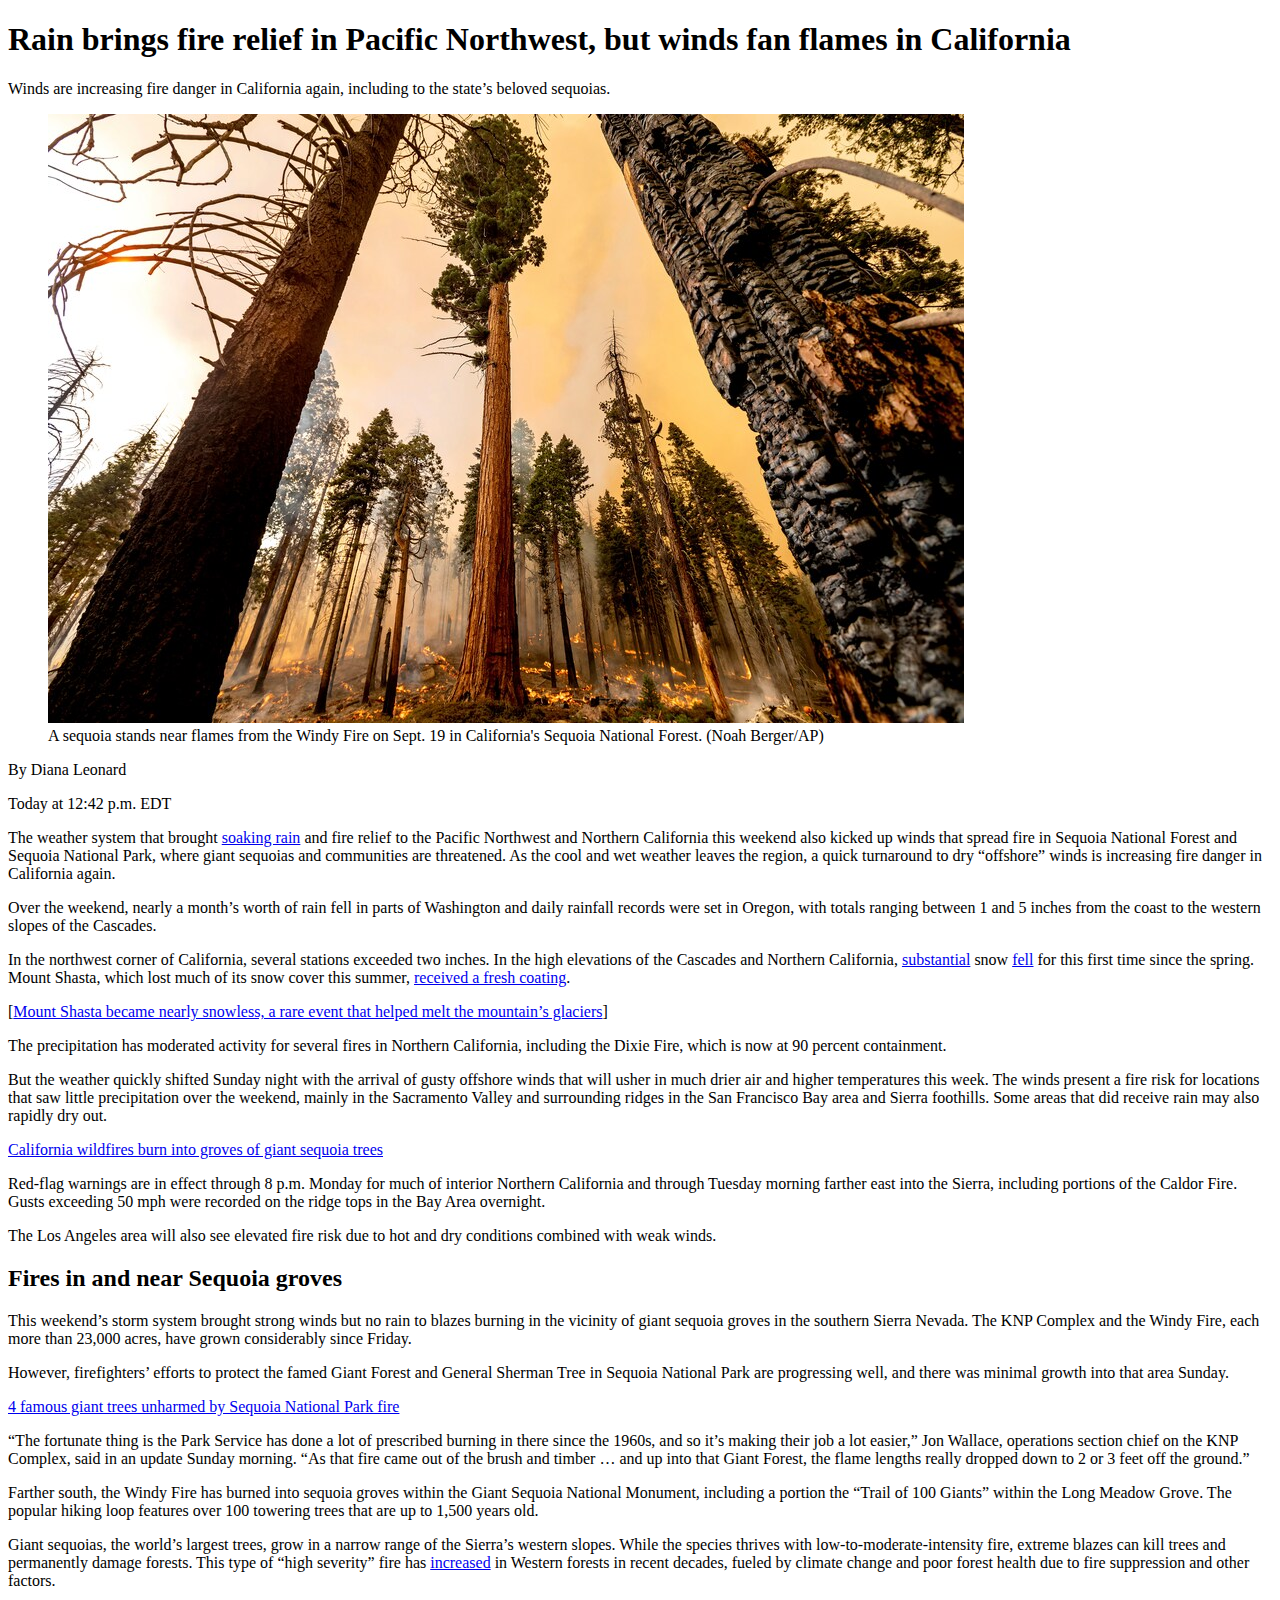
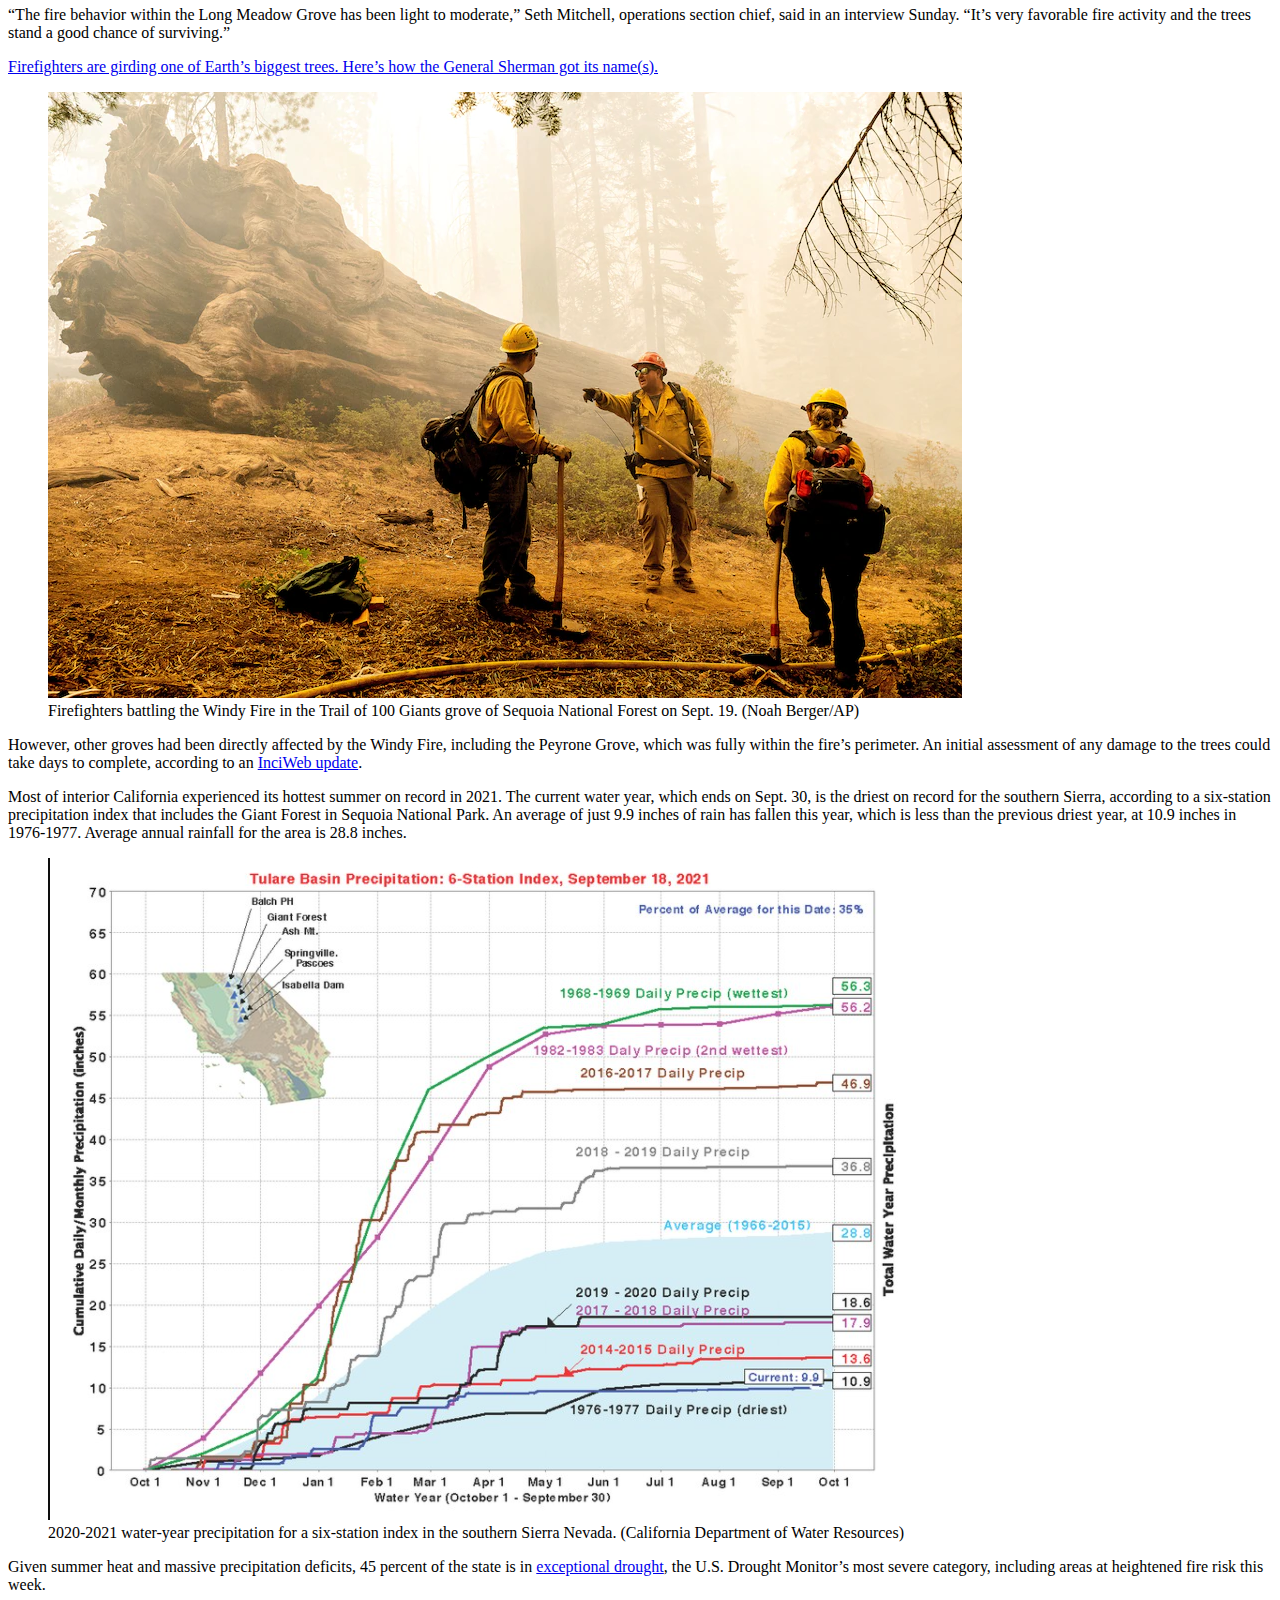
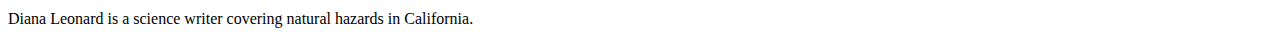
<file: index.html>
<!DOCTYPE html>
<html>
    <head>
        <title>
            Fire danger in California  near the Sequoia National Park and Forest
        </title>
    </head>
    <body>
        <header>
            <h1>
                Rain brings fire relief in Pacific Northwest, but winds fan flames in California
            </h1>
            <p>
                Winds are increasing fire danger in California again, including to the state’s beloved sequoias.
            </p>   
        </header>
        <figure>
            <img src="img.jpg">
            <figcaption>
                A sequoia stands near flames from the Windy Fire on Sept. 19 in California's Sequoia National Forest.
                (Noah Berger/AP)
            </figcaption>
        </figure>
        <main>
            <p>
                By Diana Leonard
            </p>
            <p>
                Today at 12:42 p.m. EDT
            </p>
            <p>
                The weather system that brought <a href="https://www.washingtonpost.com/weather/2021/09/16/rain-california-pacific-northwest-fall/">
                soaking rain</a> and fire relief to the Pacific Northwest and Northern California this weekend also kicked up winds that spread fire
                in Sequoia National Forest and Sequoia National Park, where giant sequoias and communities are threatened. As the cool and wet weather
                leaves the region, a quick turnaround to dry “offshore” winds is increasing fire danger in California again.
            </p>
            <p>
                Over the weekend, nearly a month’s worth of rain fell in parts of Washington and daily rainfall records were set in Oregon,
                with totals ranging between 1 and 5 inches from the coast to the western slopes of the Cascades.
            </p>
            <p>
                In the northwest corner of California, several stations exceeded two inches. In the high elevations of the Cascades and Northern
                California, <a href= "https://twitter.com/WeatherJefe/status/1439978322985848834">substantial</a> snow 
                <a href="https://twitter.com/WeatherJefe/status/1439601099690811395">fell</a> for this first time since
                the spring. Mount Shasta, which lost much of its snow cover this summer, <a href="https://twitter.com/US_Stormwatch/status/1439725850782420994">
                received a fresh coating</a>.
            </p>
            <p>
                [<a href="https://www.washingtonpost.com/weather/2021/09/15/mount-shasta-snow-summer-2021/">Mount Shasta became nearly snowless,
                a rare event that helped melt the mountain’s glaciers</a>]
            </p>
            <p>
                The precipitation has moderated activity for several fires in Northern California, including the Dixie Fire, which is now at 90
                percent containment.
            </p>
            <p>
                But the weather quickly shifted Sunday night with the arrival of gusty offshore winds that will usher in much drier air and higher
                temperatures this week. The winds present a fire risk for locations that saw little precipitation over the weekend, mainly in the 
                Sacramento Valley and surrounding ridges in the San Francisco Bay area and Sierra foothills. Some areas that did receive rain may also
                rapidly dry out.
            </p>
            <p>
                <a href="https://www.washingtonpost.com/national/fire-crews-struggling-to-save-california-giant-sequoias/2021/09/17/41cc531a-1770-11ec-a019-cb193b28aa73_story.html">
                California wildfires burn into groves of giant sequoia trees</a>
            </p>
            <p>
                Red-flag warnings are in effect through 8 p.m. Monday for much of interior Northern California and through Tuesday morning farther east
                into the Sierra, including portions of the Caldor Fire. Gusts exceeding 50 mph were recorded on the ridge tops in the Bay Area overnight.
            </p>
            <p>
                The Los Angeles area will also see elevated fire risk due to hot and dry conditions combined with weak winds.
            </p>
            <article>
                <h2>
                    Fires in and near Sequoia groves
                </h2>
                <p>
                    This weekend’s storm system brought strong winds but no rain to blazes burning in the vicinity of giant sequoia groves in the
                    southern Sierra Nevada. The KNP Complex and the Windy Fire, each more than 23,000 acres, have grown considerably since Friday.
                </p>
                <p>
                    However, firefighters’ efforts to protect the famed Giant Forest and General Sherman Tree in Sequoia National Park are progressing
                    well, and there was minimal growth into that area Sunday.</p>
                </p>
                    <a href="https://www.washingtonpost.com/national/4-famous-giant-trees-unharmed-by-sequoia-national-park-fire/2021/09/20/7b238a8a-1a26-11ec-bea8-308ea134594f_story.html">
                    4 famous giant trees unharmed by Sequoia National Park fire</a>
                <p>
                    “The fortunate thing is the Park Service has done a lot of prescribed burning in there since the 1960s, and so it’s making their
                    job a lot easier,” Jon Wallace, operations section chief on the KNP Complex, said in an update Sunday morning. “As that fire came out
                    of the brush and timber … and up into that Giant Forest, the flame lengths really dropped down to 2 or 3 feet off the ground.”
                </p>
                <p>
                    Farther south, the Windy Fire has burned into sequoia groves within the Giant Sequoia National Monument, including a portion the
                    “Trail of 100 Giants” within the Long Meadow Grove. The popular hiking loop features over 100 towering trees that are up to 1,500
                    years old.
                </p>
                <p>
                    Giant sequoias, the world’s largest trees, grow in a narrow range of the Sierra’s western slopes. While the species thrives with
                    low-to-moderate-intensity fire, extreme blazes can kill trees and permanently damage forests. This type of “high severity” fire has
                    <a href="https://agupubs.onlinelibrary.wiley.com/doi/epdf/10.1029/2020GL089858">increased</a> in Western forests in recent decades,
                    fueled by climate change and poor forest health due to fire suppression and other factors.
                </p>
                <p>
                    “The fire behavior within the Long Meadow Grove has been light to moderate,” Seth Mitchell, operations section chief, said in an
                    interview Sunday. “It’s very favorable fire activity and the trees stand a good chance of surviving.”
                </p>
                <p>
                    <a href="https://www.washingtonpost.com/history/2021/09/19/general-sherman-sequoia-national-park-retropolis/">
                    Firefighters are girding one of Earth’s biggest trees. Here’s how the General Sherman got its name(s).</a>
                </p>
                <figure>
                    <img src="img2.png">
                    <figcaption>
                        Firefighters battling the Windy Fire in the Trail of 100 Giants grove of Sequoia National Forest on Sept. 19.
                        (Noah Berger/AP)
                    </figcaption>
                </figure>
                <p>
                    However, other groves had been directly affected by the Windy Fire, including the Peyrone Grove, which was fully within the 
                    fire’s perimeter. An initial assessment of any damage to the trees could take days to complete, according to an 
                    <a href="https://inciweb.nwcg.gov/incident/7841/">InciWeb update</a>.
                </p>
                <p>
                    Most of interior California experienced its hottest summer on record in 2021. The current water year, which ends on Sept. 30,
                    is the driest on record for the southern Sierra, according to a six-station precipitation index that includes the Giant Forest in
                    Sequoia National Park. An average of just 9.9 inches of rain has fallen this year, which is less than the previous driest year,
                    at 10.9 inches in 1976-1977. Average annual rainfall for the area is 28.8 inches.
                </p>
                <figure>
                    <img src="img3.png">
                    <figcaption>
                        2020-2021 water-year precipitation for a six-station index in the southern Sierra Nevada. (California Department
                        of Water Resources)
                    </figcaption>
                </figure>
                <p>
                    Given summer heat and massive precipitation deficits, 45 percent of the state is in 
                    <a href="https://droughtmonitor.unl.edu/CurrentMap/StateDroughtMonitor.aspx?CA">exceptional drought</a>, the U.S. Drought
                    Monitor’s most severe category, including areas at heightened fire risk this week.
                </p>                
            </article>
        </main>
    </body>
    <footer>
    <p>
        Diana Leonard is a science writer covering natural hazards in California.
    </p>
    </footer>
</html>
</file>
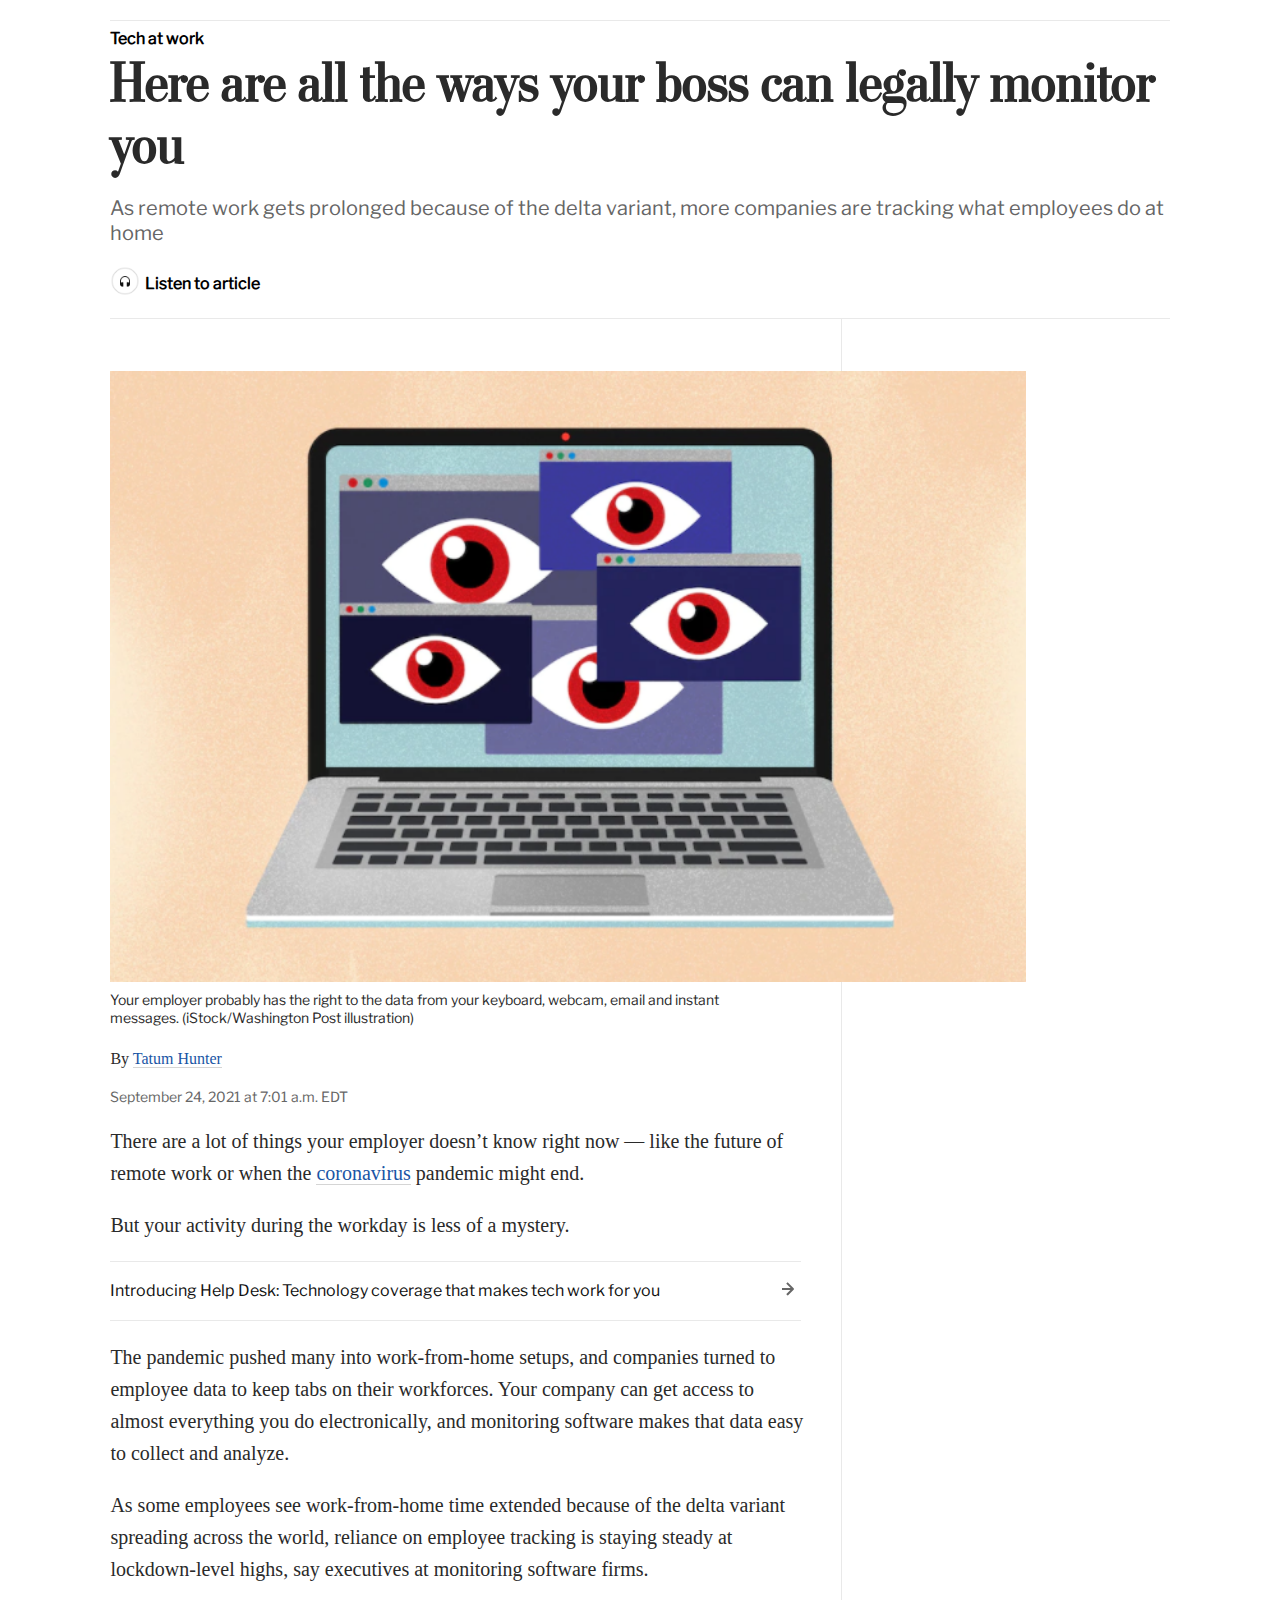
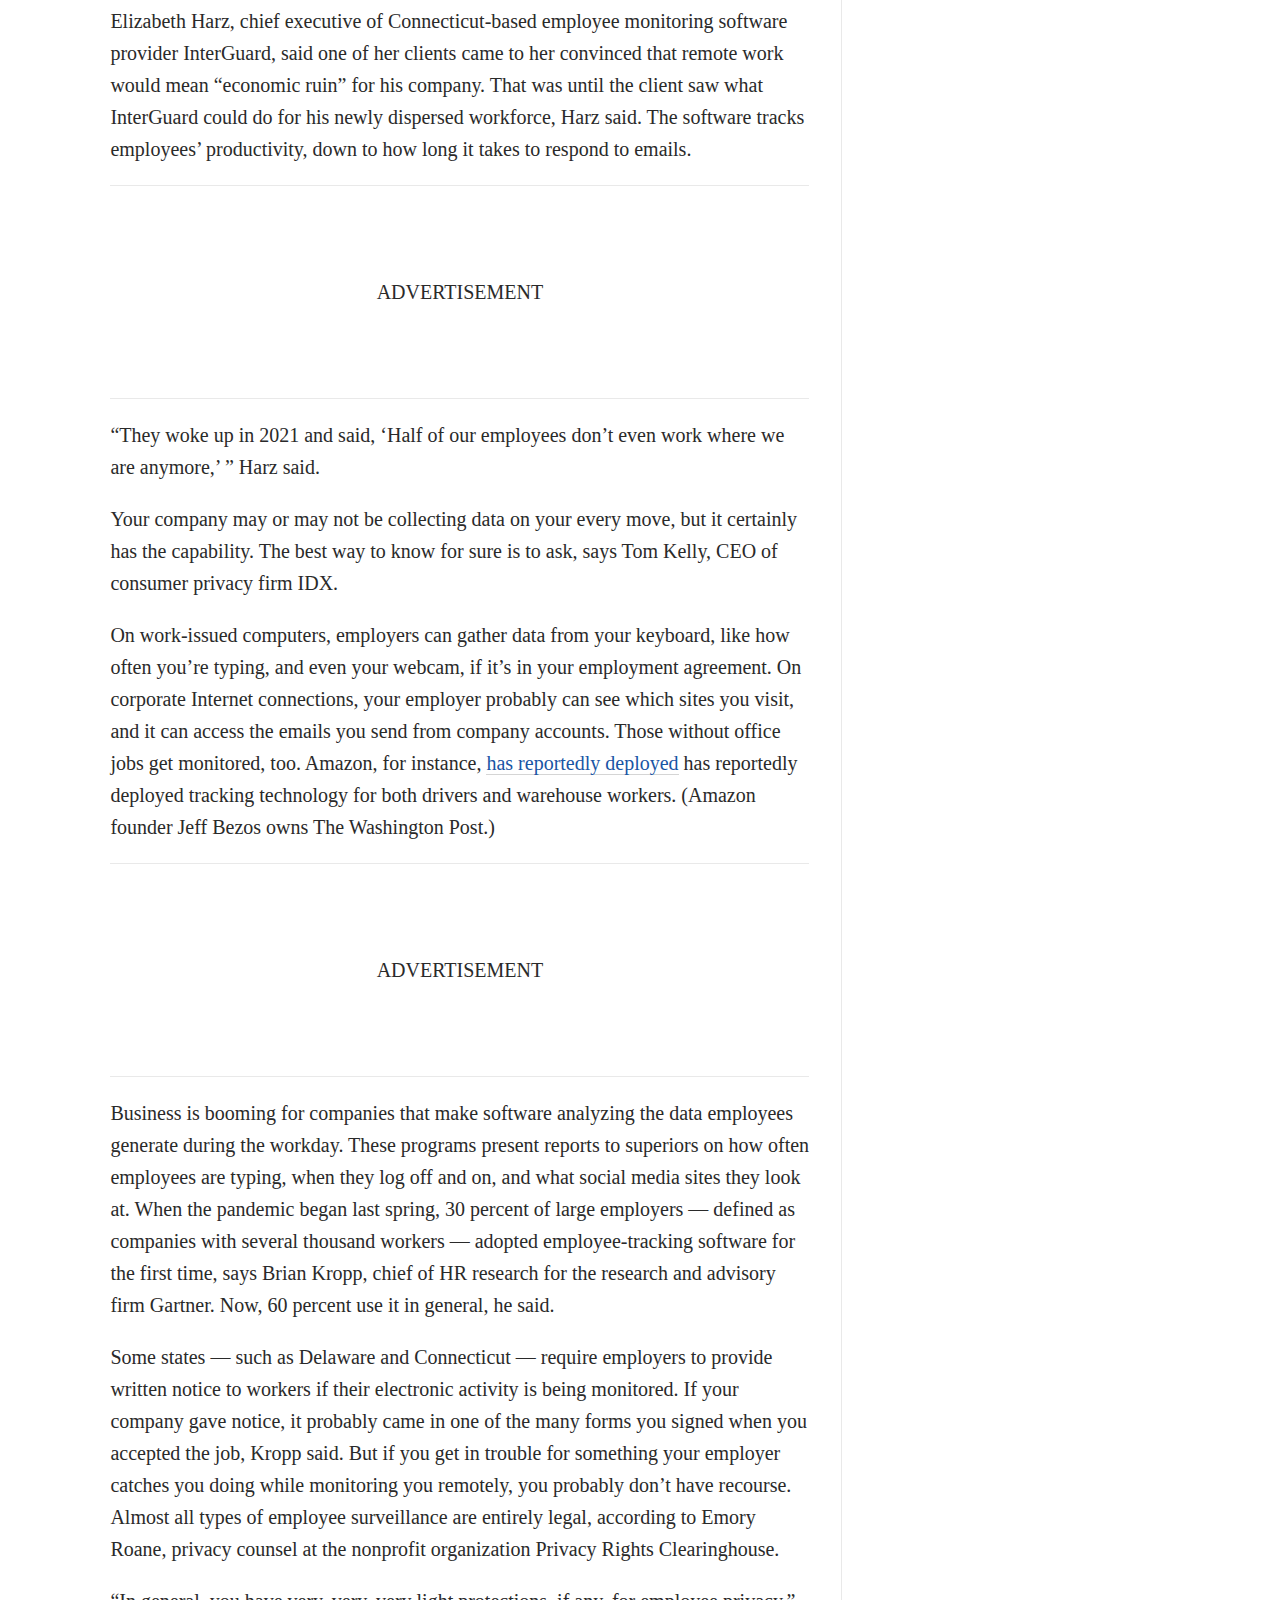
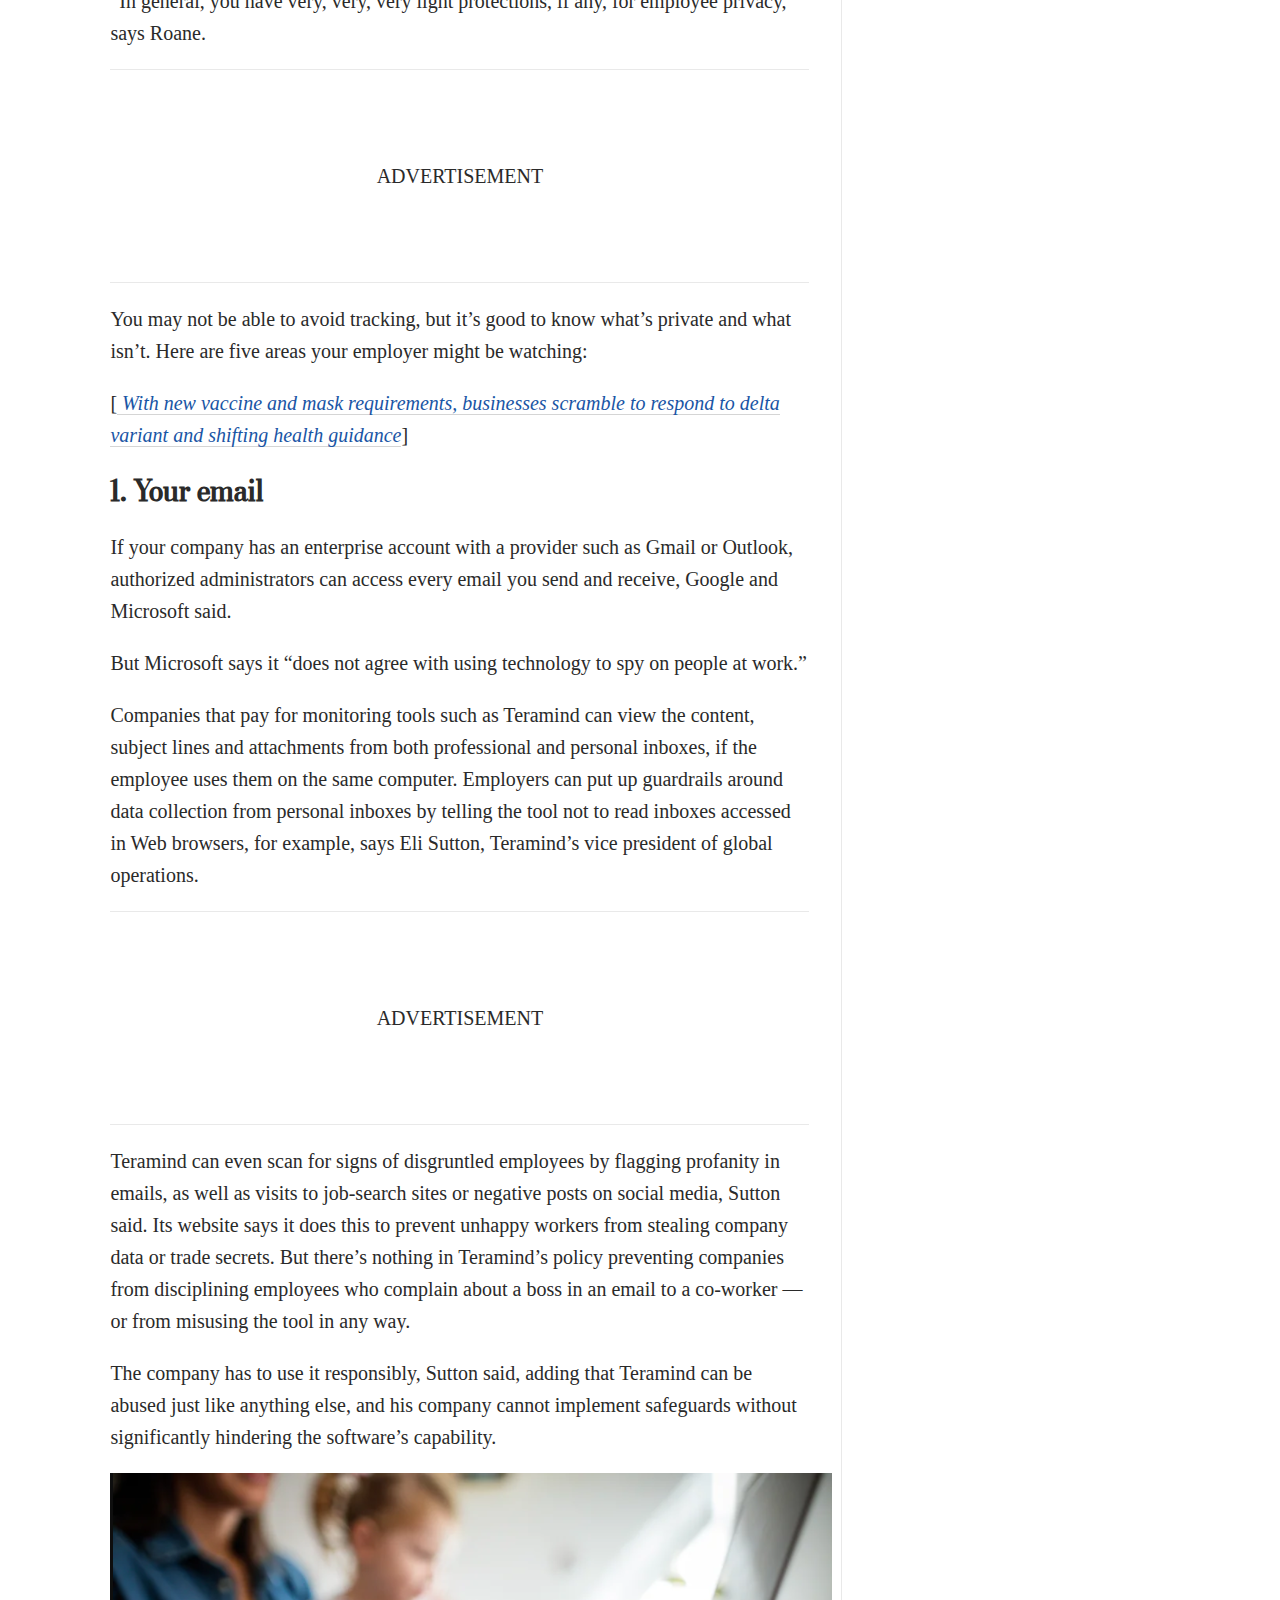
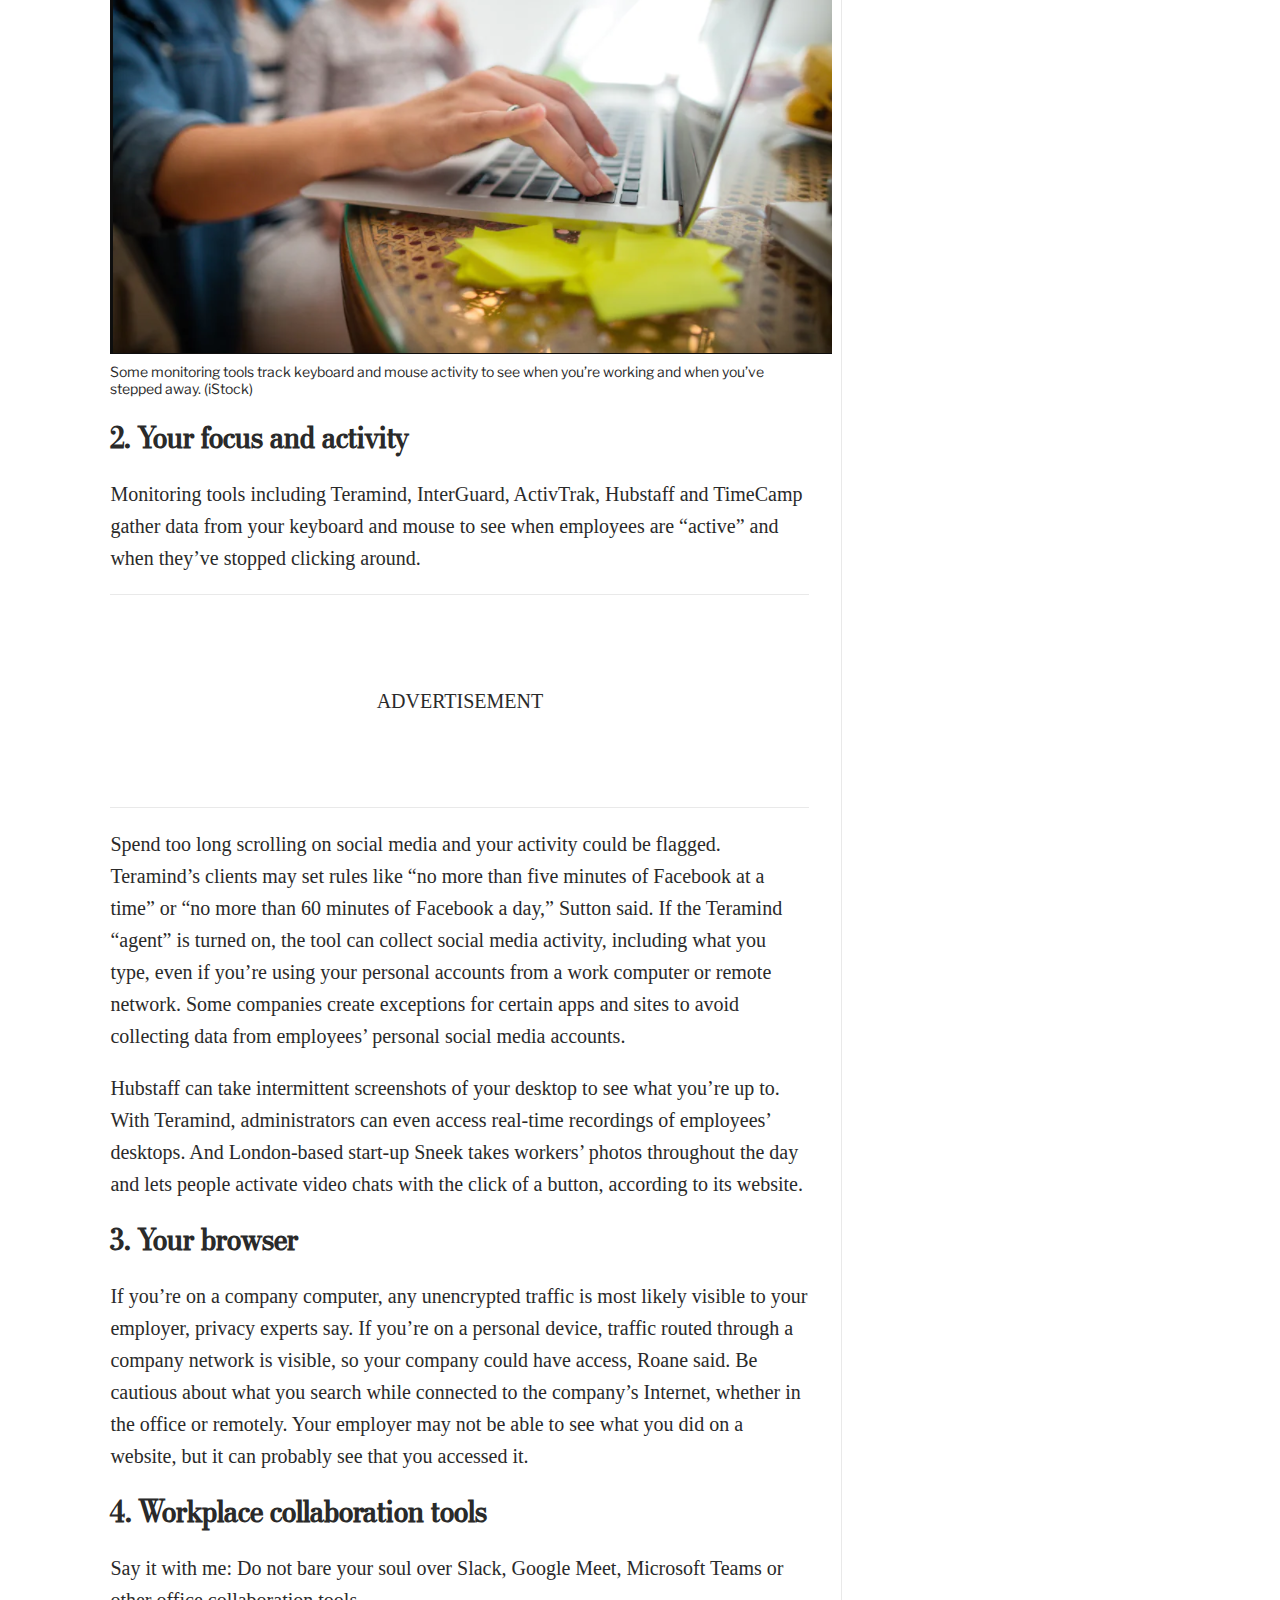
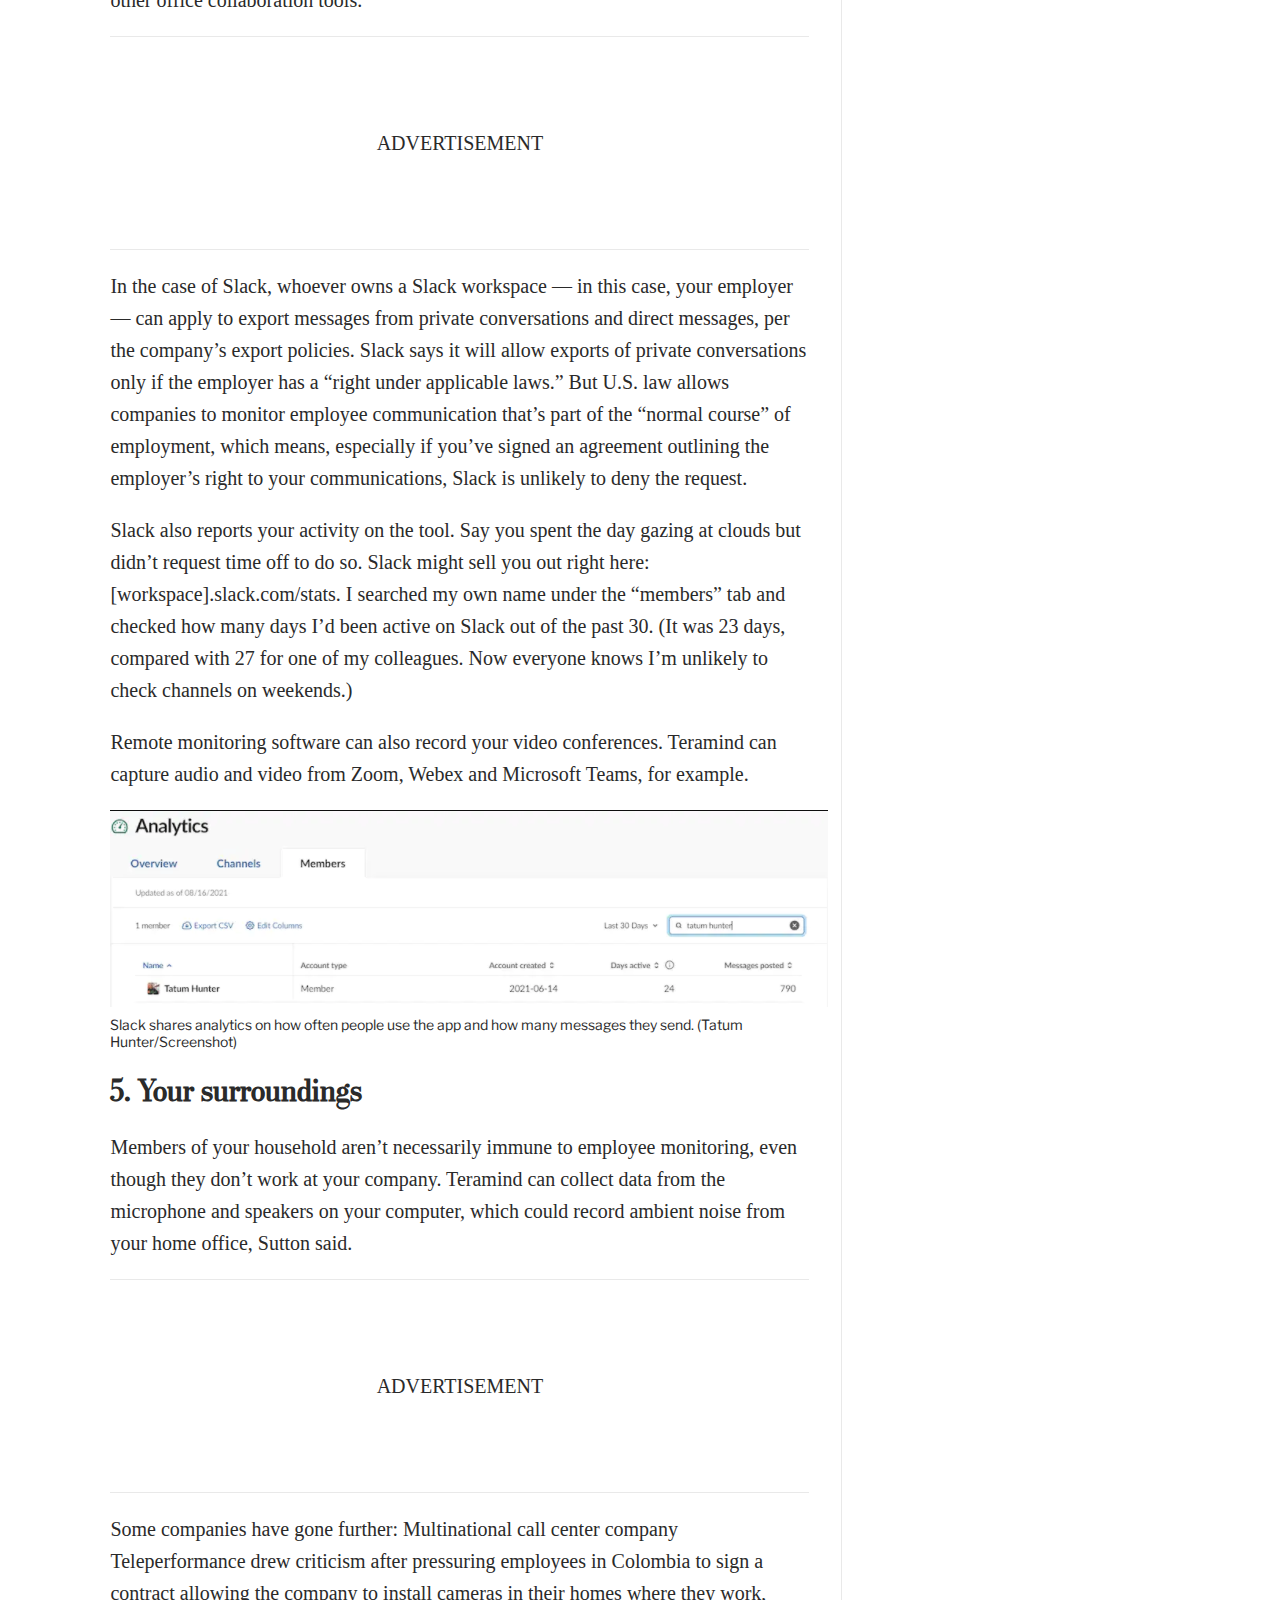
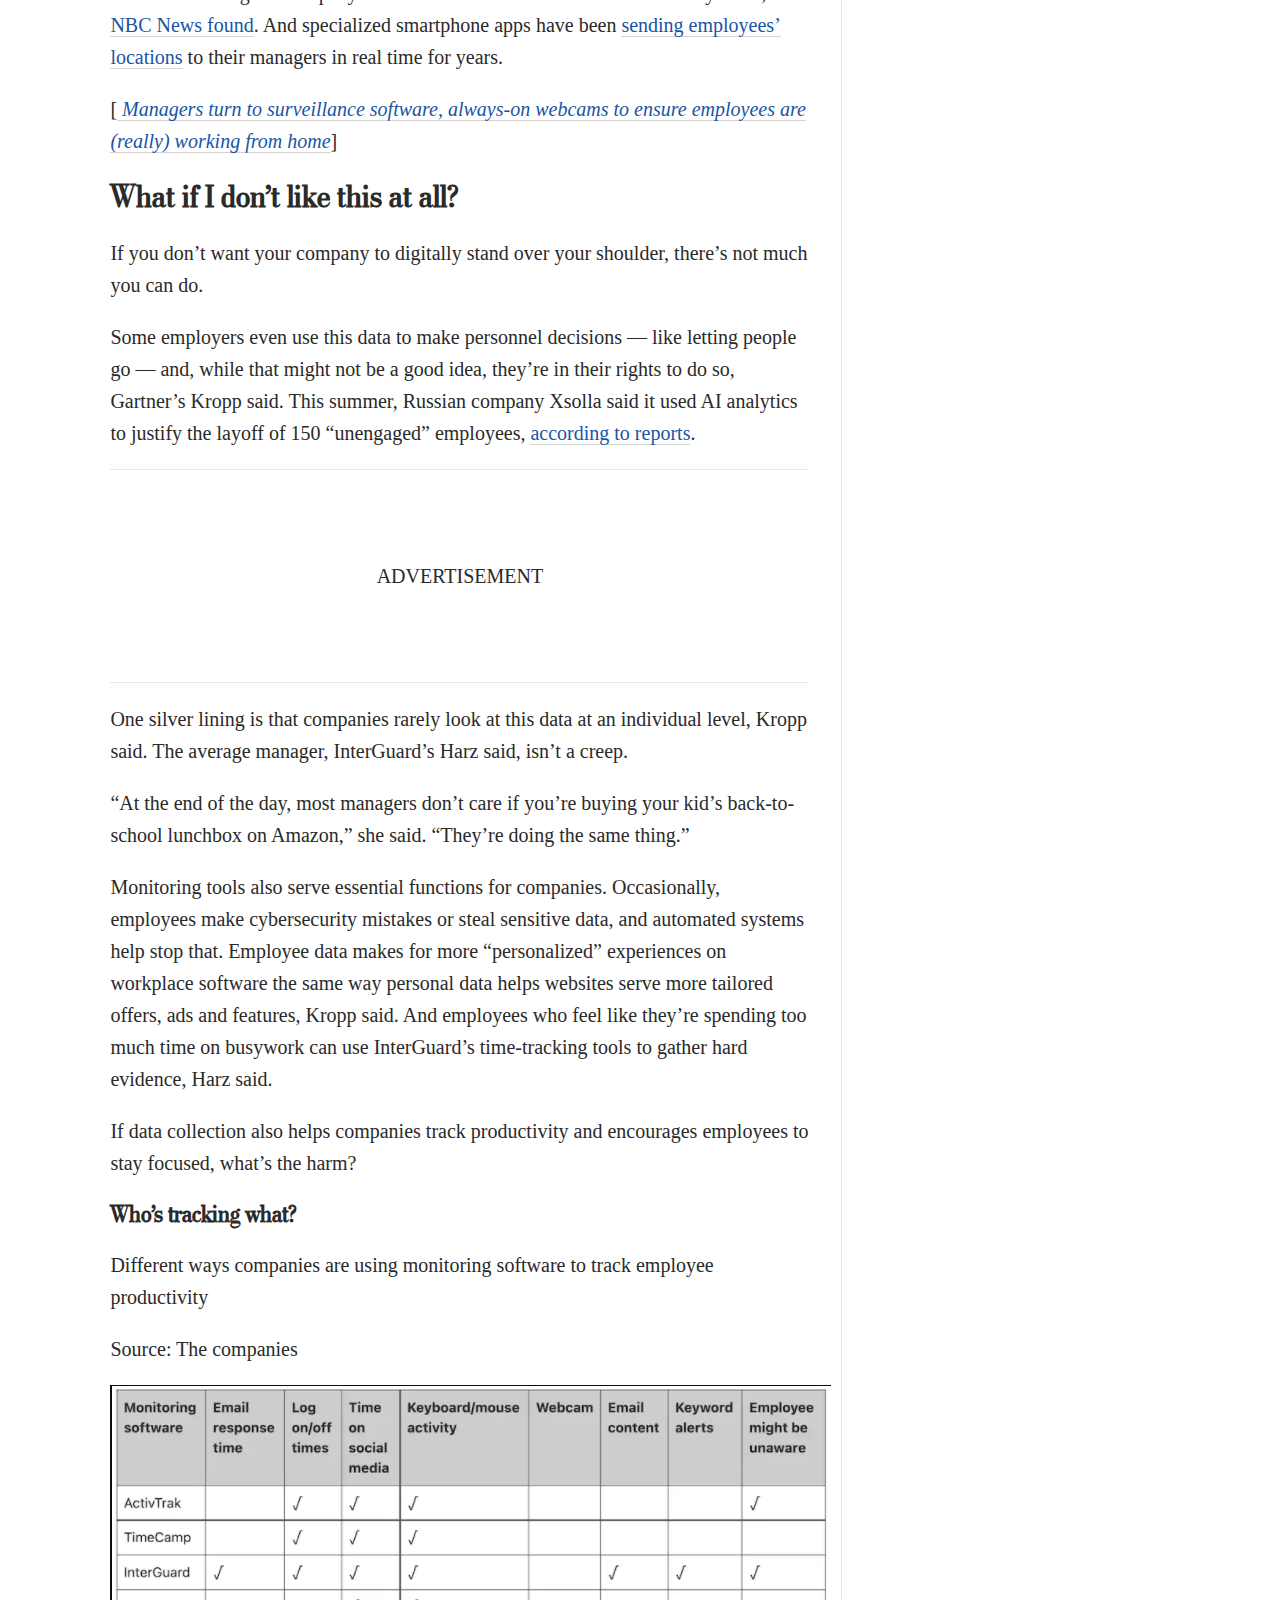
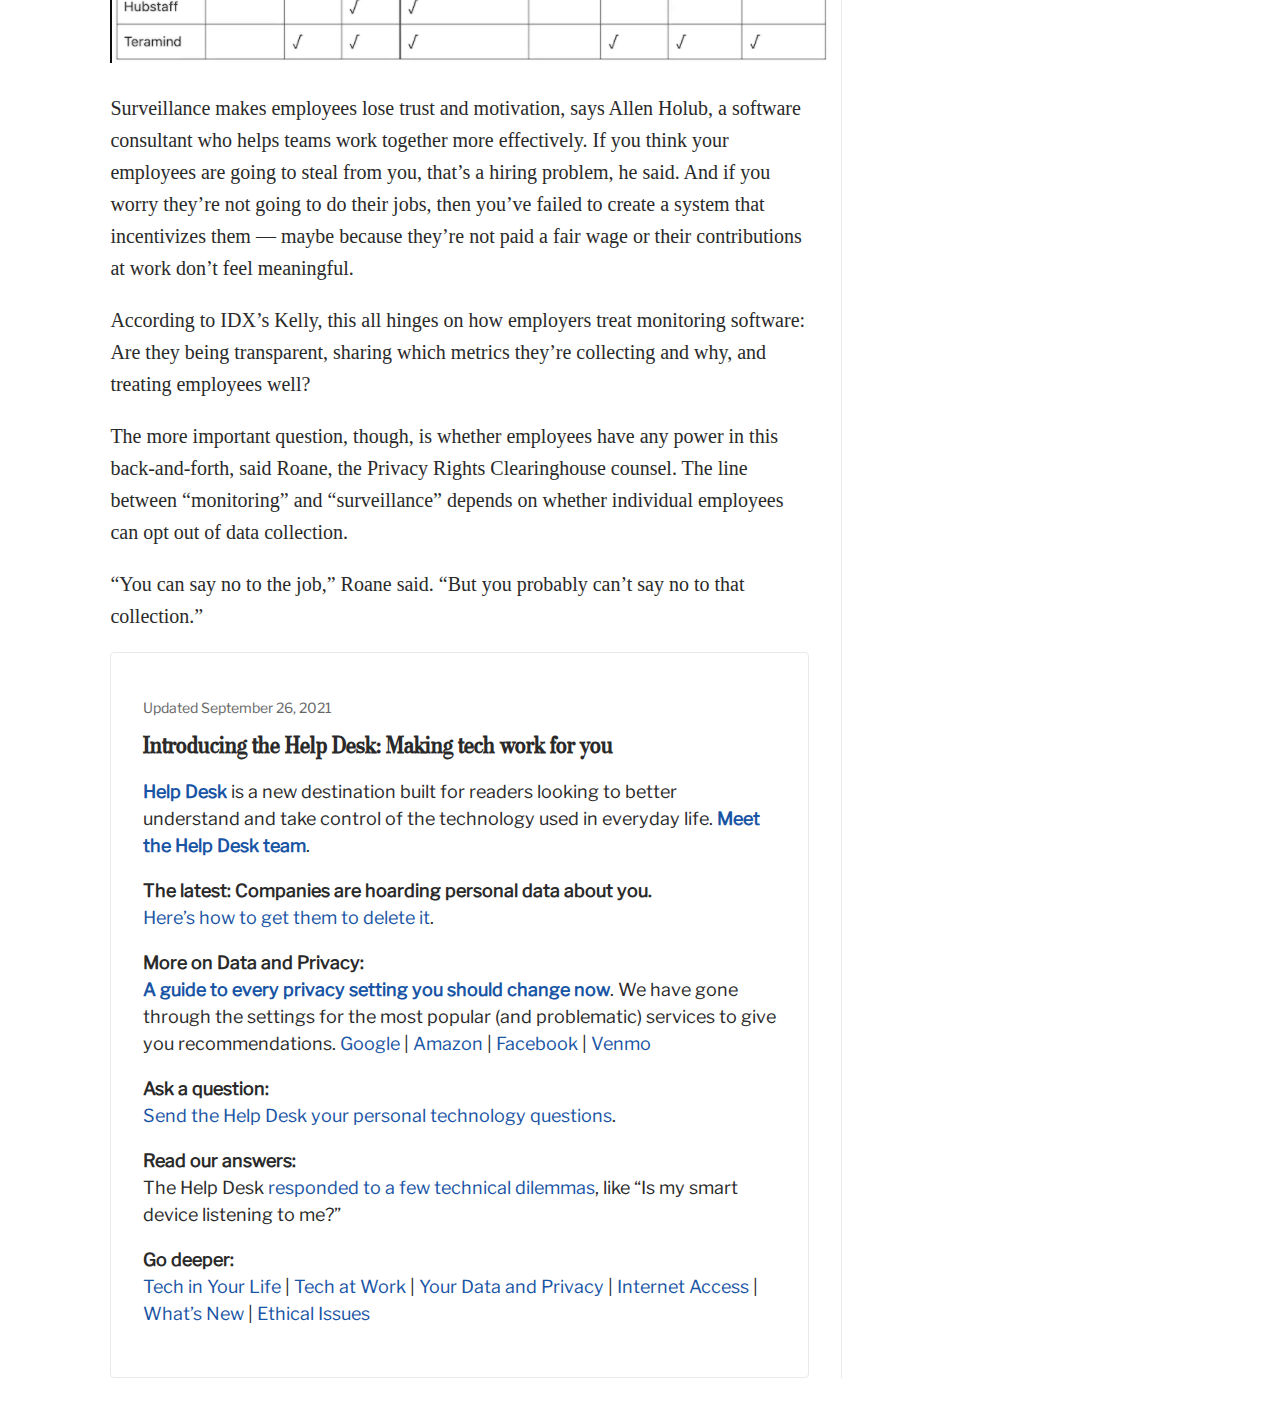
<file: newspaper-page-2.html>
<!DOCTYPE html>
<html lang="en">
    <head>        
        <meta charset="UTF-8"> 
        <meta http-equiv="X-UA-Compatible" content="IE=edge">
        <meta name="viewport" content="width=device-width, initial-scale=1.0">
        <link rel="stylesheet" href="styles.css">
        <title>
            How your employer may be tracking your remote work - The Wasington Post
        </title>
    </head>
    <body>
        <div class="container">
            <div class="header">
                <header>
                    <a class="link" href="https://www.washingtonpost.com/personal-tech/tech-work/">Tech at work</a>
                    <h1>
                        Here are all the ways your boss can legally monitor you 
                    </h1>
                    <div class="subhead">
                        <p>
                            As remote work gets prolonged because of the delta variant, more companies are tracking what employees do at home
                        </p>
                    </div>
                        <p>
                            <a class="link" href="">
                                <img class="headphones" src="Images/headphones.png" alt="Headphones"> Listen to article</a>
                        </p>   
                </header>
            </div>
            <div class="content">
                <main>
                    <figure>
                        <img class="image1" src="Images/img4.png" alt="Notebook">
                        <figcaption>
                            Your employer probably has the right to the data from your keyboard, webcam, email and instant messages.
                            (iStock/Washington Post illustration)
                        </figcaption>
                    </figure>
                    <div class="author">
                        <p>
                            By <a href="https://www.washingtonpost.com/people/tatum-hunter/">
                            Tatum Hunter</a>
                        </p>
                    </div>
                    <div class="datetime">
                        <p>
                            September 24, 2021 at 7:01 a.m. EDT
                        </p>
                    </div>
                    <article>
                        <p>
                            There are a lot of things your employer doesn’t know right now — like the future of remote work or when the
                            <a href="https://www.washingtonpost.com/coronavirus/?itid=lk_inline_manual_2"> coronavirus</a> pandemic might end.
                        </p>
                        <p>
                            But your activity during the workday is less of a mystery. 
                        </p>
                        <p>
                            <a class="introducing" href="https://www.washingtonpost.com/personal-tech/">
                            Introducing Help Desk: Technology coverage that makes tech work for you<img class="arrow"src="Images/arrow.png" alt="ArrowRight"></a>   
                        </p>
                        <p>
                            The pandemic pushed many into work-from-home setups, and companies turned to employee data to keep tabs on their workforces.
                            Your company can get access to almost everything you do electronically, and monitoring software makes that data easy to collect
                            and analyze.
                        </p>
                        <p>
                            As some employees see work-from-home time extended because of the delta variant spreading across the world, reliance on employee
                            tracking is staying steady at lockdown-level highs, say executives at monitoring software firms.
                        </p>
                        <p>
                            Elizabeth Harz, chief executive of Connecticut-based employee monitoring software provider InterGuard, said one of her clients
                            came to her convinced that remote work would mean “economic ruin” for his company. That was until the client saw what InterGuard
                            could do for his newly dispersed workforce, Harz said. The software tracks employees’ productivity, down to how long it takes to
                            respond to emails.
                        </p>
                        <div class="advertisement">
                            <p>
                                ADVERTISEMENT
                            </p>
                        </div>
                        <p>
                            “They woke up in 2021 and said, ‘Half of our employees don’t even work where we are anymore,’ ” Harz said.
                        </p>
                        <p>
                            Your company may or may not be collecting data on your every move, but it certainly has the capability. The best way to know for
                            sure is to ask, says Tom Kelly, CEO of consumer privacy firm IDX.
                        </p>
                        <p>
                            On work-issued computers, employers can gather data from your keyboard, like how often you’re typing, and even your webcam, if
                            it’s in your employment agreement. On corporate Internet connections, your employer probably can see which sites you visit,
                            and it can access the emails you send from company accounts. Those without office jobs get monitored, too. Amazon, for instance,
                            <a href="https://www.theverge.com/2021/3/24/22347945/amazon-delivery-drivers-ai-surveillance-cameras-vans-consent-form">
                            has reportedly deployed</a> has reportedly deployed tracking technology for both drivers and warehouse workers.
                            (Amazon founder Jeff Bezos owns The Washington Post.)   
                        </p> 
                        <div class="advertisement">
                            <p>
                                ADVERTISEMENT
                            </p>
                        </div>               
                        <p>
                            Business is booming for companies that make software analyzing the data employees generate during the workday. These programs
                            present reports to superiors on how often employees are typing, when they log off and on, and what social media sites they look
                            at. When the pandemic began last spring, 30 percent of large employers — defined as companies with several thousand workers
                            — adopted employee-tracking software for the first time, says Brian Kropp, chief of HR research for the research and advisory
                            firm Gartner. Now, 60 percent use it in general, he said. 
                        </p>
                        <p>
                            Some states — such as Delaware and Connecticut — require employers to provide written notice to workers if their electronic
                            activity is being monitored. If your company gave notice, it probably came in one of the many forms you signed when you accepted
                            the job, Kropp said. But if you get in trouble for something your employer catches you doing while monitoring you remotely, you
                            probably don’t have recourse. Almost all types of employee surveillance are entirely legal, according to Emory Roane, privacy
                            counsel at the nonprofit organization Privacy Rights Clearinghouse.     
                        </p>
                        <p>
                            “In general, you have very, very, very light protections, if any, for employee privacy,” says Roane.
                        </p>
                        <div class="advertisement">
                            <p>
                                ADVERTISEMENT
                            </p>
                        </div>
                        <p>
                            You may not be able to avoid tracking, but it’s good to know what’s private and what isn’t. Here are five areas your employer
                            might be watching: 
                        </p>
                        <div class="a-italic">
                            <p>
                            [<a href="https://www.washingtonpost.com/business/2021/08/01/businesses-delta-vaccine-mandates/?itid=lk_interstitial_manual_21">
                            With new vaccine and mask requirements, businesses scramble to respond to delta variant and shifting health guidance</a>]
                            </p>
                        </div>
                        <section>
                            <h2>
                                1. Your email
                            </h2>
                            <p>
                                If your company has an enterprise account with a provider such as Gmail or Outlook, authorized administrators can access
                                every email you send and receive, Google and Microsoft said. 
                            </p>
                            <p>
                                But Microsoft says it “does not agree with using technology to spy on people at work.”
                            </p>
                            <p>
                                Companies that pay for monitoring tools such as Teramind can view the content, subject lines and attachments from both
                                professional and personal inboxes, if the employee uses them on the same computer. Employers can put up guardrails around
                                data collection from personal inboxes by telling the tool not to read inboxes accessed in Web browsers, for example, says
                                Eli Sutton, Teramind’s vice president of global operations.
                            </p>
                            <div class="advertisement">
                                <p>
                                    ADVERTISEMENT
                                </p>
                            </div>
                            <p>
                                Teramind can even scan for signs of disgruntled employees by flagging profanity in emails, as well as visits to job-search
                                sites or negative posts on social media, Sutton said. Its website says it does this to prevent unhappy workers from stealing
                                company data or trade secrets. But there’s nothing in Teramind’s policy preventing companies from disciplining employees who
                                complain about a boss in an email to a co-worker — or from misusing the tool in any way.
                            </p>
                            <p>
                                The company has to use it responsibly, Sutton said, adding that Teramind can be abused just like anything else, and his
                                company cannot implement safeguards without significantly hindering the software’s capability.
                            </p>
                            <figure>
                                <img src="Images/img5.png" alt="Woman using a notebook">
                                <figcaption>
                                    Some monitoring tools track keyboard and mouse activity to see when you’re working and when you’ve stepped away. (iStock)
                                </figcaption>
                            </figure>
                            <h2>
                            2. Your focus and activity 
                            </h2>
                            <p>
                                Monitoring tools including Teramind, InterGuard, ActivTrak, Hubstaff and TimeCamp gather data from your keyboard and mouse
                                to see when employees are “active” and when they’ve stopped clicking around.
                            </p>
                            <div class="advertisement">
                                <p>
                                    ADVERTISEMENT
                                </p>
                            </div>
                            <p>
                                Spend too long scrolling on social media and your activity could be flagged. Teramind’s clients may set rules like
                                “no more than five minutes of Facebook at a time” or “no more than 60 minutes of Facebook a day,” Sutton said. If the
                                Teramind “agent” is turned on, the tool can collect social media activity, including what you type, even if you’re using
                                your personal accounts from a work computer or remote network. Some companies create exceptions for certain apps and sites
                                to avoid collecting data from employees’ personal social media accounts. 
                            </p>                
                            <p>
                                Hubstaff can take intermittent screenshots of your desktop to see what you’re up to. With Teramind, administrators can even
                                access real-time recordings of employees’ desktops. And London-based start-up Sneek takes workers’ photos throughout the day
                                and lets people activate video chats with the click of a button, according to its website.
                            </p>
                            <h2>
                                3. Your browser
                            </h2>
                            <p>
                                If you’re on a company computer, any unencrypted traffic is most likely visible to your employer, privacy experts say.
                                If you’re on a personal device, traffic routed through a company network is visible, so your company could have access,
                                Roane said. Be cautious about what you search while connected to the company’s Internet, whether in the office or remotely.
                                Your employer may not be able to see what you did on a website, but it can probably see that you accessed it.
                            </p>
                            <h2>
                                4. Workplace collaboration tools
                            </h2>
                            <p>
                                Say it with me: Do not bare your soul over Slack, Google Meet, Microsoft Teams or other office collaboration tools.
                            </p>
                            <div class="advertisement">
                                <p>
                                    ADVERTISEMENT
                                </p>
                            </div>
                            <p>
                                In the case of Slack, whoever owns a Slack workspace — in this case, your employer — can apply to export messages from
                                private conversations and direct messages, per the company’s export policies. Slack says it will allow exports of private
                                conversations only if the employer has a “right under applicable laws.” But U.S. law allows companies to monitor employee
                                communication that’s part of the “normal course” of employment, which means, especially if you’ve signed an agreement outlining
                                the employer’s right to your communications, Slack is unlikely to deny the request.
                            </p>
                            <p>
                                Slack also reports your activity on the tool. Say you spent the day gazing at clouds but didn’t request time off to do so.
                                Slack might sell you out right here: [workspace].slack.com/stats. I searched my own name under the “members” tab and checked
                                how many days I’d been active on Slack out of the past 30. (It was 23 days, compared with 27 for one of my colleagues.
                                Now everyone knows I’m unlikely to check channels on weekends.)
                            </p>
                            <p>
                                Remote monitoring software can also record your video conferences. Teramind can capture audio and video from Zoom, Webex and
                                Microsoft Teams, for example.
                            </p>
                            <figure>
                                <img src="Images/img6.png" alt="Screenshot of Slack Status">
                                <figcaption>
                                    Slack shares analytics on how often people use the app and how many messages they send. (Tatum Hunter/Screenshot)
                                </figcaption>
                            </figure>              
                                <h2>
                                    5. Your surroundings
                                </h2>
                                <p>
                                    Members of your household aren’t necessarily immune to employee monitoring, even though they don’t work at your company.
                                    Teramind can collect data from the microphone and speakers on your computer, which could record ambient noise from your
                                    home office, Sutton said.
                                </p>   
                                <div class="advertisement">
                                    <p>
                                        ADVERTISEMENT
                                    </p>
                                </div>                 
                                <p>
                                    Some companies have gone further: Multinational call center company Teleperformance drew criticism after pressuring
                                    employees in Colombia to sign a contract allowing the company to install cameras in their homes where they work,
                                    <a href="https://www.nbcnews.com/tech/tech-news/big-tech-call-center-workers-face-pressure-accept-home-surveillance-n1276227">
                                    NBC News found</a>. And specialized smartphone apps have been
                                    <a href="https://www.washingtonpost.com/news/the-switch/wp/2015/05/14/some-companies-are-tracking-workers-with-smartphone-apps-what-could-possibly-go-wrong/">
                                    sending employees’ locations</a> to their managers in real time for years.
                                </p>
                                <div class="a-italic">
                                    <p>
                                        [<a href="https://www.washingtonpost.com/technology/2020/04/30/work-from-home-surveillance/?itid=lk_interstitial_manual_52">
                                        Managers turn to surveillance software, always-on webcams to ensure employees are (really) working from home</a>]
                                    </p>
                                </div>               
                        </section>
                        <section>
                            <h2>
                                What if I don’t like this at all?
                            </h2>
                            <p>
                                If you don’t want your company to digitally stand over your shoulder, there’s not much you can do.
                            </p>
                            <p>
                                Some employers even use this data to make personnel decisions — like letting people go — and, while that might not be a good
                                idea, they’re in their rights to do so, Gartner’s Kropp said. This summer, Russian company Xsolla said it used AI analytics
                                to justify the layoff of 150 “unengaged” employees,
                                <a href="https://gameworldobserver.com/2021/08/04/xsolla-fires-150-employees-using-big-data-and-ai-analysis-ceos-letter-causes-controversy">
                                according to reports</a>.
                            </p>
                            <div class="advertisement">
                                <p>
                                    ADVERTISEMENT
                                </p>
                            </div>
                            <p>
                                One silver lining is that companies rarely look at this data at an individual level, Kropp said. The average manager,
                                InterGuard’s Harz said, isn’t a creep.
                            </p>
                            <p>
                                “At the end of the day, most managers don’t care if you’re buying your kid’s back-to-school lunchbox on Amazon,” she said.
                                “They’re doing the same thing.”
                            </p>
                            <p>
                                Monitoring tools also serve essential functions for companies. Occasionally, employees make cybersecurity mistakes or steal
                                sensitive data, and automated systems help stop that. Employee data makes for more “personalized” experiences on workplace
                                software the same way personal data helps websites serve more tailored offers, ads and features, Kropp said. And employees
                                who feel like they’re spending too much time on busywork can use InterGuard’s time-tracking tools to gather hard evidence,
                                Harz said.
                            </p>
                            <p>
                                If data collection also helps companies track productivity and encourages employees to stay focused, what’s the harm?
                            </p>
                        </section>
                        <section>
                            <div class="tracking">
                                <h3>
                                    Who’s tracking what?
                                </h3>
                                <p>
                                    Different ways companies are using monitoring software to track employee productivity 
                                </p>
                                <p>
                                    Source: The companies
                                </p>                    
                                <figure>
                                    <img src="Images/img7.png" alt="Grid">
                                </figure>
                            </div>
                            <p>
                                Surveillance makes employees lose trust and motivation, says Allen Holub, a software consultant who helps teams work
                                together more effectively. If you think your employees are going to steal from you, that’s a hiring problem, he said.
                                And if you worry they’re not going to do their jobs, then you’ve failed to create a system that incentivizes them — maybe
                                because they’re not paid a fair wage or their contributions at work don’t feel meaningful.  
                            </p>
                            <p>
                                According to IDX’s Kelly, this all hinges on how employers treat monitoring software: Are they being transparent, sharing
                                which metrics they’re collecting and why, and treating employees well?
                            </p>
                            <p>
                                The more important question, though, is whether employees have any power in this back-and-forth, said Roane, the Privacy
                                Rights Clearinghouse counsel. The line between “monitoring” and “surveillance” depends on whether individual employees can
                                opt out of data collection.
                            </p>
                            <p>
                                “You can say no to the job,” Roane said. “But you probably can’t say no to that collection.”
                            </p>
                        </section>
                    </article>
                </main>    
                <footer>
                    <div class="footer">
                        <p class="datetime">
                            Updated September 26, 2021
                        </p>
                        <h3>
                            Introducing the Help Desk: Making tech work for you
                        </h3>
                        <p>
                            <a class="bold-a" href="https://www.washingtonpost.com/personal-tech/">
                            Help Desk</a> is a new destination built for readers looking to better understand and take control of the technology used in everyday life.
                            <a class="bold-a" href="https://www.washingtonpost.com/technology/2021/09/23/meet-your-new-tech-help-desk/">
                            Meet the Help Desk team</a>.
                        </p>
                        <p>
                            <div class="item">
                                The latest: Companies are hoarding personal data about you.
                            </div>
                            <a href="https://www.washingtonpost.com/technology/2021/09/26/ask-company-delete-personal-data/">
                            Here’s how to get them to delete it</a>. 
                        </p>
                        <p>
                            <div class="item">
                                More on Data and Privacy:
                            </div>
                            <a class="bold-a" href="https://www.washingtonpost.com/technology/interactive/2021/privacy-settings-guide/?itid=lb_introducing-the-help-desk-making-tech-work-for-you_4">
                            A guide to every privacy setting you should change now</a>. We have gone through the settings for the most popular (and problematic)
                            services to give you recommendations.
                            <a href="https://www.washingtonpost.com/technology/2021/09/23/google-privacy-settings/">
                            Google</a> |
                            <a href="https://www.washingtonpost.com/technology/2021/09/23/amazon-privacy-settings/">
                            Amazon</a> |
                            <a href="https://www.washingtonpost.com/technology/2021/09/23/facebook-privacy-settings/?itid=lb_introducing-the-help-desk-making-tech-work-for-you_7">
                            Facebook</a> |
                            <a href="https://www.washingtonpost.com/technology/2021/09/23/venmo-privacy-settings/">
                            Venmo</a>
                        </p>
                        <p>
                            <div class="item">
                                Ask a question:
                            </div>
                            <a href="https://hosted-washpost.submissionplatform.com/sub/hosted/5c7808290310870034cc0d8f?itid=lb_introducing-the-help-desk-making-tech-work-for-you_9">
                            Send the Help Desk your personal technology questions</a>.
                        </p>
                        <p>
                            <div class="item">
                                Read our answers:
                            </div>
                            The Help Desk <a href="https://www.washingtonpost.com/technology/2021/09/23/questions-tech-privacy-data/?itid=lb_introducing-the-help-desk-making-tech-work-for-you_10">
                            responded to a few technical dilemmas</a>, like “Is my smart device listening to me?” 
                        </p>
                        <p>
                            <div class="item">
                                Go deeper:
                            </div>
                            <a href="https://www.washingtonpost.com/personal-tech/tech-your-life/?itid=lb_introducing-the-help-desk-making-tech-work-for-you_11">
                            Tech in Your Life</a> |
                            <a href="https://www.washingtonpost.com/personal-tech/tech-work/?itid=lb_introducing-the-help-desk-making-tech-work-for-you_12">
                            Tech at Work </a> |
                            <a href="https://www.washingtonpost.com/personal-tech/data-privacy/?itid=lb_introducing-the-help-desk-making-tech-work-for-you_13">
                            Your Data and Privacy</a> |
                            <a href="https://www.washingtonpost.com/personal-tech/internet-access/?itid=lb_introducing-the-help-desk-making-tech-work-for-you_14">
                            Internet Access</a> |
                            <a href="https://www.washingtonpost.com/personal-tech/whats-new/?itid=lb_introducing-the-help-desk-making-tech-work-for-you_15">
                            What’s New</a> |
                            <a href="https://www.washingtonpost.com/personal-tech/ethical-issues/?itid=lb_introducing-the-help-desk-making-tech-work-for-you_16">
                            Ethical Issues</a> 
                        </p>
                    </div>
                </footer>
            </div>
        </div>
    </body>    
</html>
</file>
<file: styles.css>
@font-face {
     font-family:Franklin;
     src: url(Fonts/LibreFranklin-Regular.ttf);
 }
@font-face {
     font-family:Postoni;
     src: url(Fonts/Postoni.ttf);
 }
 body{
    font-family: Georgia, 'Times New Roman', serif;
    line-height: 1.6;
    font-size: 1.25rem;
    color:#2a2a2a;
    padding-bottom:24px;
}
 h1,h2,h3,h4{
    font-family: Postoni,garamond,serif;
    margin:0;
 }
h1{    
    line-height: 1.1;   
    font-size: 3.5rem;
    display:block;
    width: 100%;
    margin-top:0;}
h2{
    font-size: 32px;
    font-weight:700;
    line-height:40px;
}
h3{
    font-size: 24px;
    font-weight:700;
    line-height:30px;
}
a{
    text-decoration: none;
    cursor: pointer;
    color: #1955a5;
    border-bottom: 1px solid #d5d5d5;
}
.a-italic a{
    font-style: italic;
}
figure{
    margin-left:0;
    margin-bottom:10;
    background-size: cover;
}
figcaption{
    margin: 0;
    font-size: 14px;
    font-family: Franklin,arial,sans-serif;
    line-height: 1.25;
}  
.container{
    width: 985.344;
    height: 16326;
    padding: 0 8vw;
    margin-top: 24;
    margin-right:32;
    margin-bottom:64;
    margin-left:0;
}
.header{
    display:block;
    box-sizing: border-box;
    flex-direction: column;
    border-bottom-color:rgb(233, 233, 233);
    border-bottom-style:solid;
    border-bottom-width:1px;
    border-top-color:rgb(233, 233, 233);
    border-top-style:solid;
    border-top-width:1px;
    margin-top:20px;
}
.link{
    text-decoration: none;
    font-weight:700;
    border-bottom: none;
    font-size: 16px;
    color: #000;
    font-family: Franklin,Arial,Helvetica,sans-serif;
    line-height: 20px;
}
.subhead{
    font-weight: 300;
    font-family: Franklin,arial,sans-serif;
    line-height: 1.25;
    color:#666;
}
.headphones{
    margin-top: 0;
    margin-bottom: 0;
    float:left;
    height:30px;
    width:30px;
    margin-right:5px;
}
.content{
    width: 66%;
    max-width: 66%;
    width: 617.312;
    height: 15860;
    padding-top:32px;
    padding-right: 32px;
    margin-right: 32px;
    border-right-color:rgb(233, 233, 233);
    border-right-style:solid;
    border-right-width:1px;
}
.image1{
    width:916px;
    height:611px;
}
.author{
    font-size: 1rem;
    text-decoration: none;
    cursor: pointer;
    color: #2a2a2a;
}
.datetime{
    color:rgb(102, 102, 102);
    font-family:Franklin,arial,sans-serif;
    font-size:14px;
    line-height:17.5px;
}
.introducing{
    display:block;
    text-decoration: none;
    color:rgb(17, 17, 17);
    cursor: pointer;
    font-size:16px;
    margin-right:8px;
    font-weight:700px;
    font-family: Franklin, Arial, Helvetica, sans-serif;
    border-bottom-color:rgb(233, 233, 233);
    border-bottom-style:solid;
    border-bottom-width:1px;
    border-top-color:rgb(233, 233, 233);
    border-top-style:solid;
    border-top-width:1px;
    padding-top:16px;
    padding-bottom:16px;
}
.arrow{
    float:right;
    margin-top:0;
}
.introducing:hover{
    color: rgb(61, 115, 213);
}
.advertisement{
    border-bottom-color:rgb(233, 233, 233);
    border-bottom-style:solid;
    border-bottom-width:1px;
    border-top-color:rgb(233, 233, 233);
    border-top-style:solid;
    border-top-width:1px;
    padding-top:70px;
    padding-bottom:70px;
    text-align: center;
}
.footer{
    padding:32px;
    font-family: Franklin, Arial, Helvetica,sans-serif;
    width: 551.312;
    height: 665;
    border-style:solid;
    border-radius:4px;
    border-color:rgb(233,233,233);
    border-width:1px;
    font-size:1.125rem;
    line-height:1.5;
}
footer a{
    border-bottom:none;
}
.bold-a{
    color:rgb(25, 85, 165);
    font-weight:bolder;
    line-height:27px;
}
.item{
    color:rgb(42, 42, 42);
    font-weight: bolder;
}
.diana{
    font-style:italic;
}
</file>
